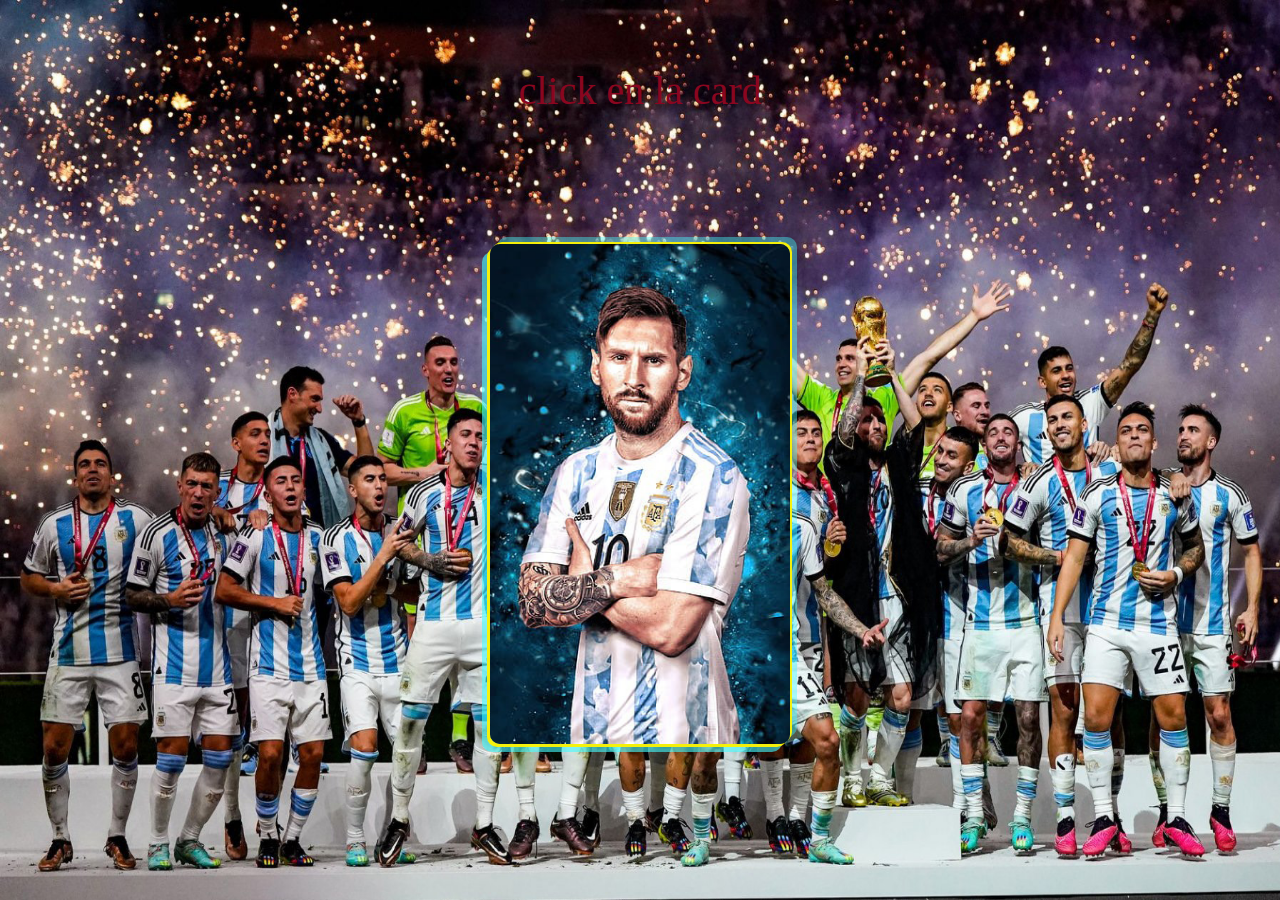
<file: ejercicio entregable 3 card/index.html>
<!DOCTYPE html>
<html lang="en">
<head>
    <meta charset="UTF-8">
    <meta http-equiv="X-UA-Compatible" content="IE=edge">
    <meta name="viewport" content="width=device-width, initial-scale=1.0">
    <title>Document</title>
    <link rel="stylesheet" href="style.css">
</head>
<body>
    <div class="contenedor">
        <img id="jugadores"  src="img/campeones.jpg" alt="campeones del mundo">
        <p id="texto">click en la card</p>
        <div class="card-Contenedor">
            <div class="card">
                <img id="imgJugadores" alt="jugador">
            </div>
        </div>
    </div>
</body>
<script src="main.js"></script>
</html>
</file>
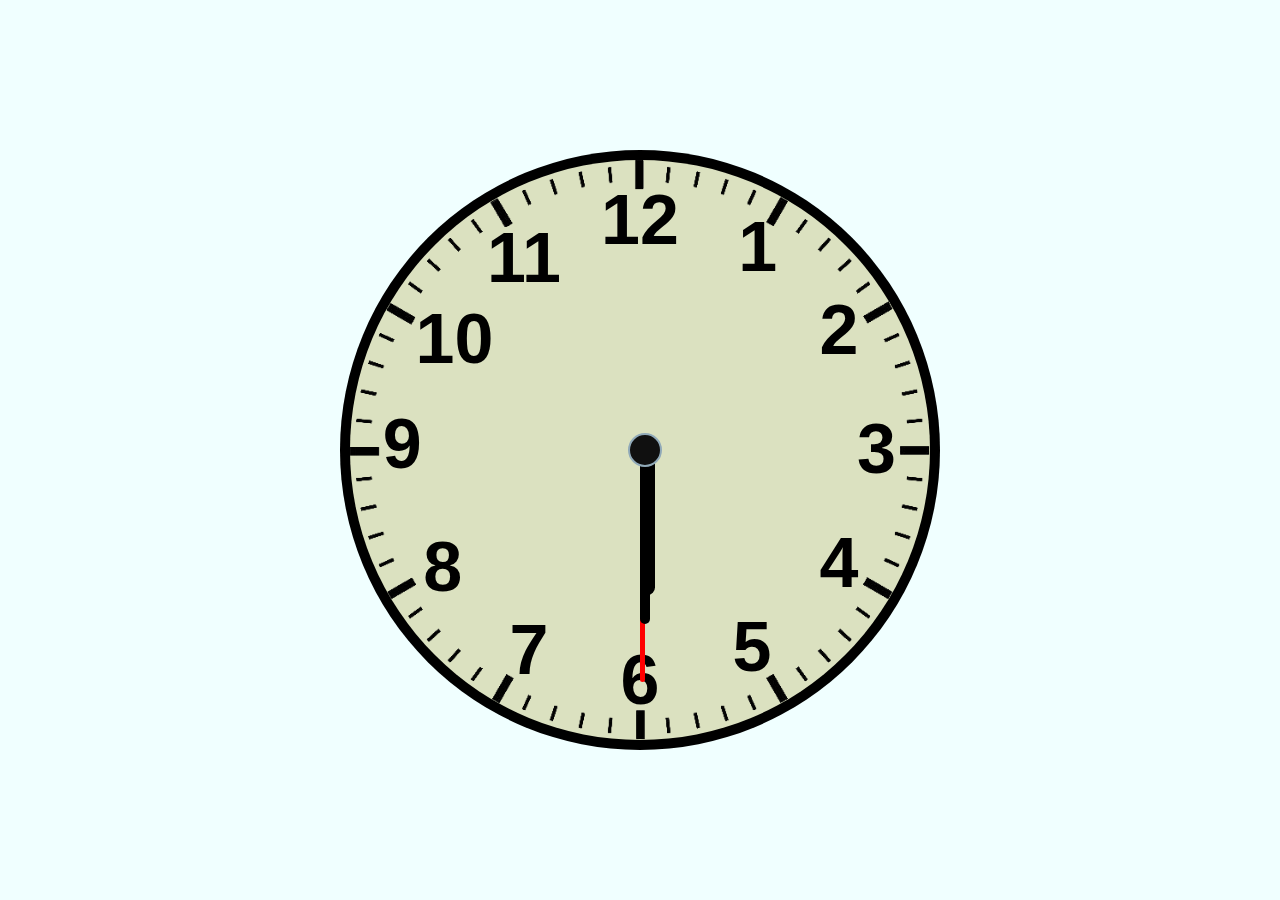
<file: ejercicio entregable 3 reloj con css/index.html>
<!DOCTYPE html>
<html lang="en">
<head>
    <meta charset="UTF-8">
    <meta http-equiv="X-UA-Compatible" content="IE=edge">
    <meta name="viewport" content="width=device-width, initial-scale=1.0">
    <title>Document</title>
    <link rel="stylesheet" href="style.css">
</head>
<body>
    <div class="contenedor">  
        <div class="reloj">
            <div class="contenedorHoras">
                <h4 class="hora">1</h4>
                <h4 class="hora">2</h4>
                <h4 class="hora">3</h4>
                <h4 class="hora">4</h4>
                <h4 class="hora">5</h4>
                <h4 class="hora">6</h4>
                <h4 class="hora">7</h4>
                <h4 class="hora">8</h4>
                <h4 class="hora">9</h4>
                <h4 class="hora">10</h4>
                <h4 class="hora">11</h4>
                <h4 class="hora">12</h4>
            </div>
            <div class="centro"></div>
            <img class="imgReloj" src="img/reloj.png" alt="reloj">
            <div id="segundos" class="segundos"></div>
            <div id="minutos" class="minutos"></div>
            <div id="horas" class="horas"></div>
        </div>
    </div>

</body>
</html>
</file>
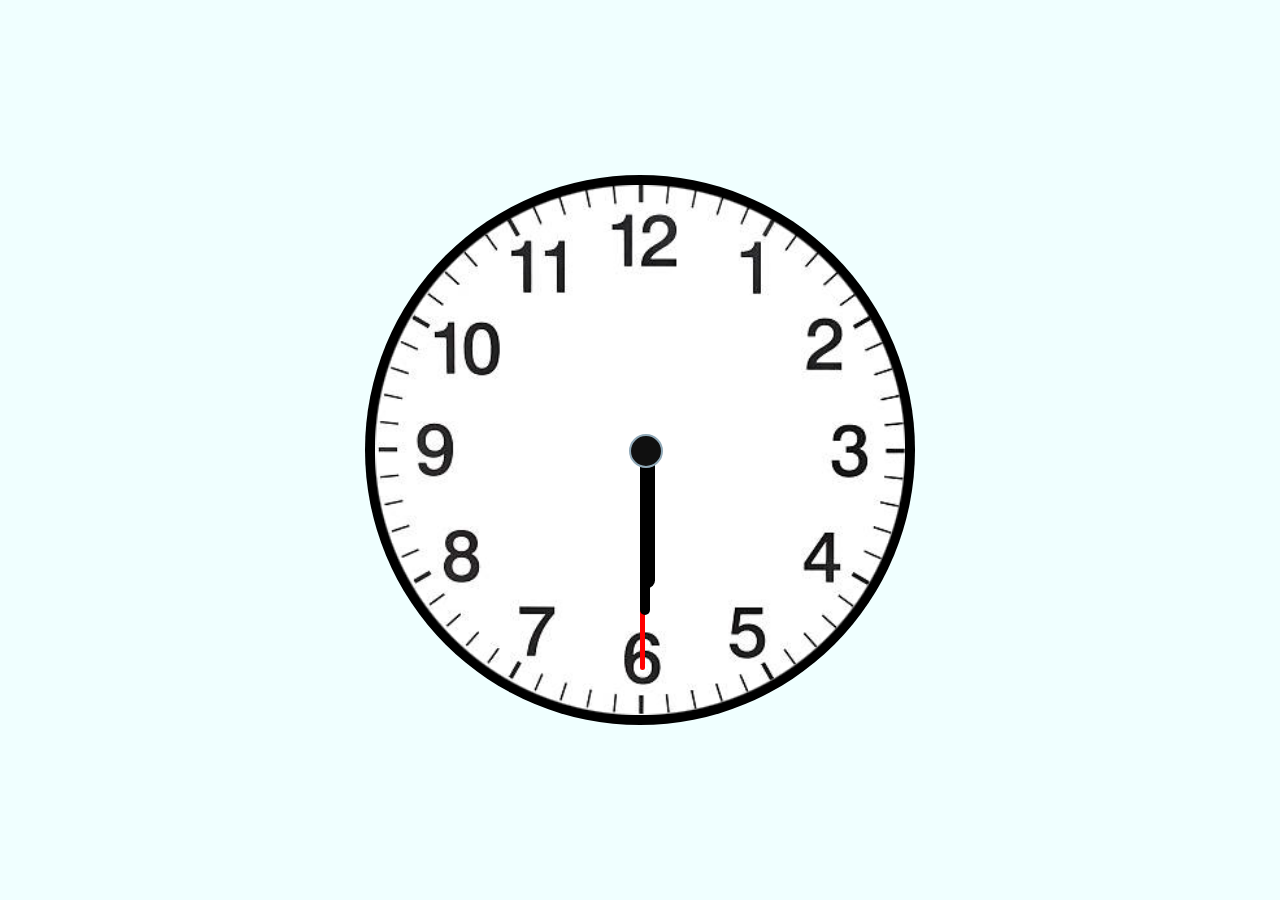
<file: ejercicio entregable 3 reloj con js/index.html>
<!DOCTYPE html>
<html lang="en">
<head>
    <meta charset="UTF-8">
    <meta http-equiv="X-UA-Compatible" content="IE=edge">
    <meta name="viewport" content="width=device-width, initial-scale=1.0">
    <title>Document</title>
    <link rel="stylesheet" href="style.css">
</head>
<body>
    
    <div class="contenedor">
        <img src="img/reloj.png" alt="reloj">
        <div id="segundos" class="segundos"></div>
        <div id="minutos" class="minutos"></div>
        <div id="horas" class="horas"></div>
        <div class="centro"></div>
    </div>

</body>
<script src="main.js"></script>
</html>
</file>
<file: ejercicio entregable 3 card/style.css>
*{
    margin: 0;
    padding: 0;
}

/* imagen de fondo */

#jugadores{
    position: absolute;
    width: 100vw;
    height: 100vh;
}

/* contenedor padre */

.contenedor{
    display: flex;
    flex-direction: column;
    justify-content: center;
    align-items: center;
    width: 100vw;
    height: 100vh;   
    z-index: 100;
}

/* contenedor de la card */
.card-Contenedor{
    display: flex;
    justify-content: center;
    align-items: center;
    width: 40%;
    height: 80%;
    z-index: 1000;
}

/* card */

.card{
    display: flex;
    justify-content: center;
    align-items: center;
    width: 300px;
    height: 500px;
    border-radius: 10px;
    box-shadow: -3px 3px rgba(250, 242, 5, 0.963),-8px 8px rgba(67, 252, 255, 0.609),2px -2px rgba(250, 242, 5, 0.963),7px -7px rgba(67, 252, 255, 0.415);
    overflow: hidden;
}

/* parrafo con mensaje de click en la card */

#texto{
    color: rgb(237, 193, 48);
    font-size: 40px;
    font-family: Cambria, Cochin, Georgia, Times, 'Times New Roman', serif;
    margin: 20px;
    z-index: 1000;
}

/* tamaño de las imagenes en la card */

img{
    width: 398px;
    height: 100%;
}
</file>
<file: ejercicio entregable 3 reloj con css/style.css>
*{
    margin : 0;
    padding: 0;
}

body{
    display: flex;
    justify-content: center;
    align-items: center;
    height: 100vh;
    width: 100vw;
    background-color: azure;
}

/* contenedor general */

.contenedor{
    display: flex;
    justify-content: center;
    align-items: center;
    width: 600px;
    height: 600px;
    background-color: rgb(0, 0, 0);
    border-radius: 100%;
}

/* contenedor del reloj */

.reloj{
    position: relative; 
    width: 580px;
    height: 580px; 
    background-color: rgb(219, 225, 192);
    border-radius: 100%;
}

/* circulo central del reloj*/

.centro{
    position: absolute;
    top: 47%;
    left: 48%;
    width: 30px;
    height: 30px;
    background-color: rgb(16, 16, 16);
    border: 2px solid rgb(144, 169, 184);
    border-radius: 50px;
    z-index: 100;
}

/* numeros del reloj */

.hora{
    position: absolute;
    top: 10px;
    left: 50%;
    font-size: 70px;
    font-family: 'Gill Sans', 'Gill Sans MT', Calibri, 'Trebuchet MS', sans-serif;
    transform: translateX(-50%);
}
 
.imgReloj{
    width: 580px;
    height: 580px;
}
 
/* estilo de las agujas */

.segundos,.minutos,.horas{
    position: absolute;
    top: 50%;
    left: 50%;
    border-radius: 10px;
    transform-origin: top;
} 

.minutos,.horas{
    background-color: black;
}

.segundos{ 
    width: 5px;
    height: 40%;
    background-color: red;
    animation: segundos 60s steps(60) infinite; 
}

.minutos{ 
    width: 10px;
    height: 30%;
    animation: minutos 3600s steps(60) infinite;
}

.horas{ 
    width: 15px;
    height: 25%;
    animation: horas 43200s steps(12) infinite;
}

/* movimiento de las agujas infinito */ 

@keyframes segundos {
    0%{
        transform: rotate(-180deg); 
    }
    100%{
       transform: rotate(180deg);
    }
}

@keyframes minutos {
    0%{
        transform: rotate(-180deg); 
    }
    100%{
       transform: rotate(180deg);
    }
}

@keyframes horas {
    0%{
        transform: rotate(-180deg); 
    }
    100%{
       transform: rotate(180deg);
    }
} 

/* posicionamiento de los numeros del reloj */
.hora:nth-of-type(1){
    top: 47px;
    right: 23%;
    left: auto;
}

.hora:nth-of-type(2){
    top: 130px;
    right: 9%;
    left: auto;
}

.hora:nth-of-type(3){
    top: 43%;
    right: 2.5%;
    left: auto;
}

.hora:nth-of-type(4){
    top: 62.5%;
    right: 9%;
    left: auto;
}

.hora:nth-of-type(5){
    top: 77%;
    right: 24%;
    left: auto;
}

.hora:nth-of-type(6){
    bottom: 20px;
    top: auto;
}

.hora:nth-of-type(7){
    bottom: 50px;
    top: auto;
    right: 5%;
}

.hora:nth-of-type(8){
    bottom: 23%;
    top: auto;
    left: 16%;
}

.hora:nth-of-type(9){
    top: 42%;
    left: 9%;
}


.hora:nth-of-type(10){
    top: 24%;
    left: 18%;
}


.hora:nth-of-type(11){
    top: 10%;
    left: 30%;
}

.hora:nth-of-type(12){
    top: 20px;
    left: 50%;
}
</file>
<file: ejercicio entregable 3 reloj con js/style.css>
*{
    margin : 0;
    padding: 0;
}

body{
    display: flex;
    justify-content: center;
    align-items: center;
    height: 100vh;
    width: 100vw;
    background-color: azure;
}

/* contenedor general */
.contenedor{
    height: 550px;
    width: 550px;
    border-radius: 50%;
    background-color: rgb(0, 0, 0);
    display: flex;
    justify-content: center;
    align-items: center;
    position: relative;
}

.centro{
    width: 30px;
    height: 30px;
    border: 2px solid rgb(144, 169, 184);
    background-color: rgb(16, 16, 16);
    z-index: 1000000;
    border-radius: 50px;
    position: absolute;
    top: 47%;
    left: 48%;
}
 
.segundos,.minutos,.horas{
    position: absolute;
    top: 50%;
    left: 50%;
    border-radius: 10px;
    transform-origin: top;
} 

/* estilo de las diferentes agujas */
.segundos{ 
    width: 5px;
    height: 40%;
    background-color: red;
}

.minutos{ 
    width: 10px;
    height: 30%;
    background-color: black;
}

.horas{ 
    width: 15px;
    height: 25%;
    background-color:  black;
}

img{
    width: 530px;
    height: 530px;
}
</file>
